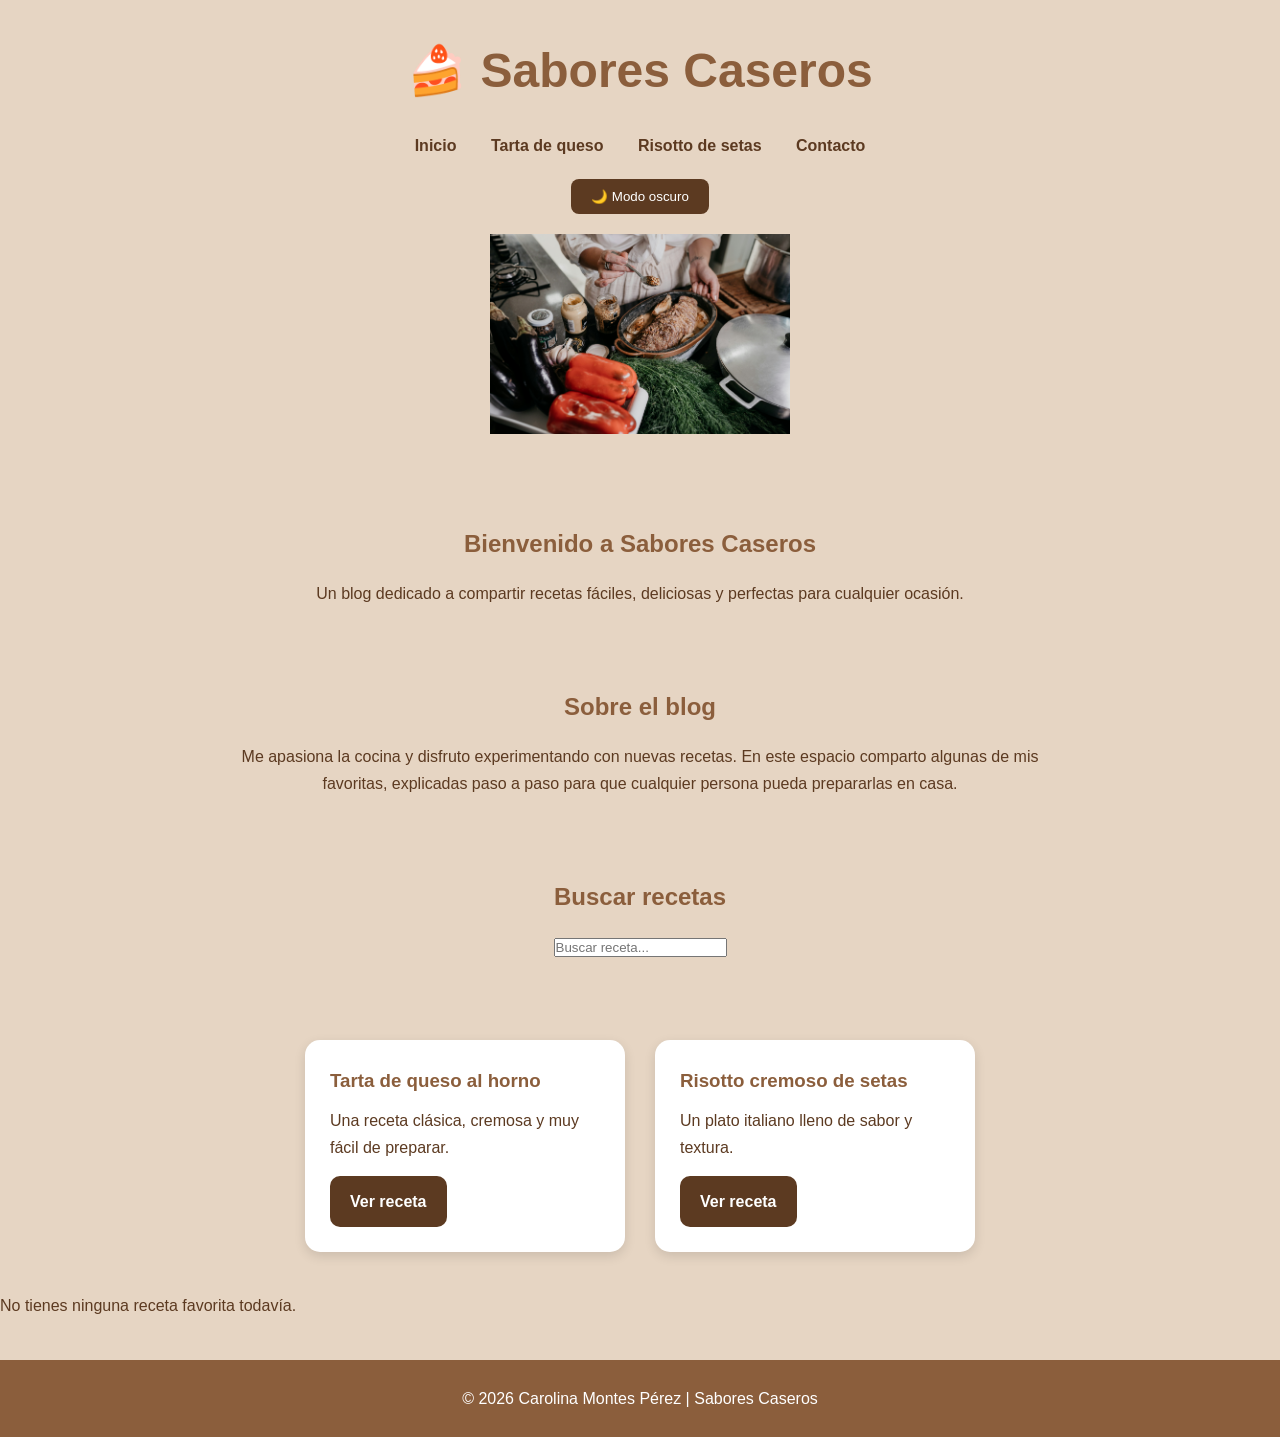
<file: index.html>
<!DOCTYPE html>
<html lang="es">

<head>
    <meta charset="UTF-8">
    <meta name="viewport" content="width=device-width, initial-scale=1.0">

    <title>Sabores Caseros</title>

    <!-- Hoja de estilos -->
    <link rel="stylesheet" href="css/styles.css">
</head>

<body>

    <header>
        <h1>🍰 Sabores Caseros</h1>

        <nav>
            <ul>
                <li><a href="index.html">Inicio</a></li>
                <li><a href="receta1.html">Tarta de queso</a></li>
                <li><a href="receta2.html">Risotto de setas</a></li>
                <li><a href="contacto.html">Contacto</a></li>
            </ul>
        </nav>

        <button id="modoOscuro">🌙 Modo oscuro</button>
      <img class="imagen-hero" src="img/hero.jpg" alt="Sabores Caseros">
    </header>

    <section class="hero">
        <h2>Bienvenido a Sabores Caseros</h2>

        <p>
            Un blog dedicado a compartir recetas fáciles,
            deliciosas y perfectas para cualquier ocasión.
        </p>
    </section>

    <section class="presentacion">
        <h2>Sobre el blog</h2>

        <p>
            Me apasiona la cocina y disfruto experimentando con nuevas recetas.
            En este espacio comparto algunas de mis favoritas, explicadas paso a paso
            para que cualquier persona pueda prepararlas en casa.
        </p>
    </section>

    <section class="busqueda">
        <h2>Buscar recetas</h2>

        <input
            type="text"
            id="buscador"
            placeholder="Buscar receta..."
        >
    </section>

    <section class="recetas">

        <div class="card">
            <h3>Tarta de queso al horno</h3>

            <p>
                Una receta clásica, cremosa y muy fácil de preparar.
            </p>

            <a href="receta1.html">Ver receta</a>
        </div>

        <div class="card">
            <h3>Risotto cremoso de setas</h3>

            <p>
                Un plato italiano lleno de sabor y textura.
            </p>

            <a href="receta2.html">Ver receta</a>
        </div>


</section>

<div id="favoritoGuardado"></div>

<footer>
    <p>© 2026 Carolina Montes Pérez | Sabores Caseros</p>
</footer>

    <!-- JavaScript -->
    <script src="js/script.js"></script>

</body>
</html>
</file>
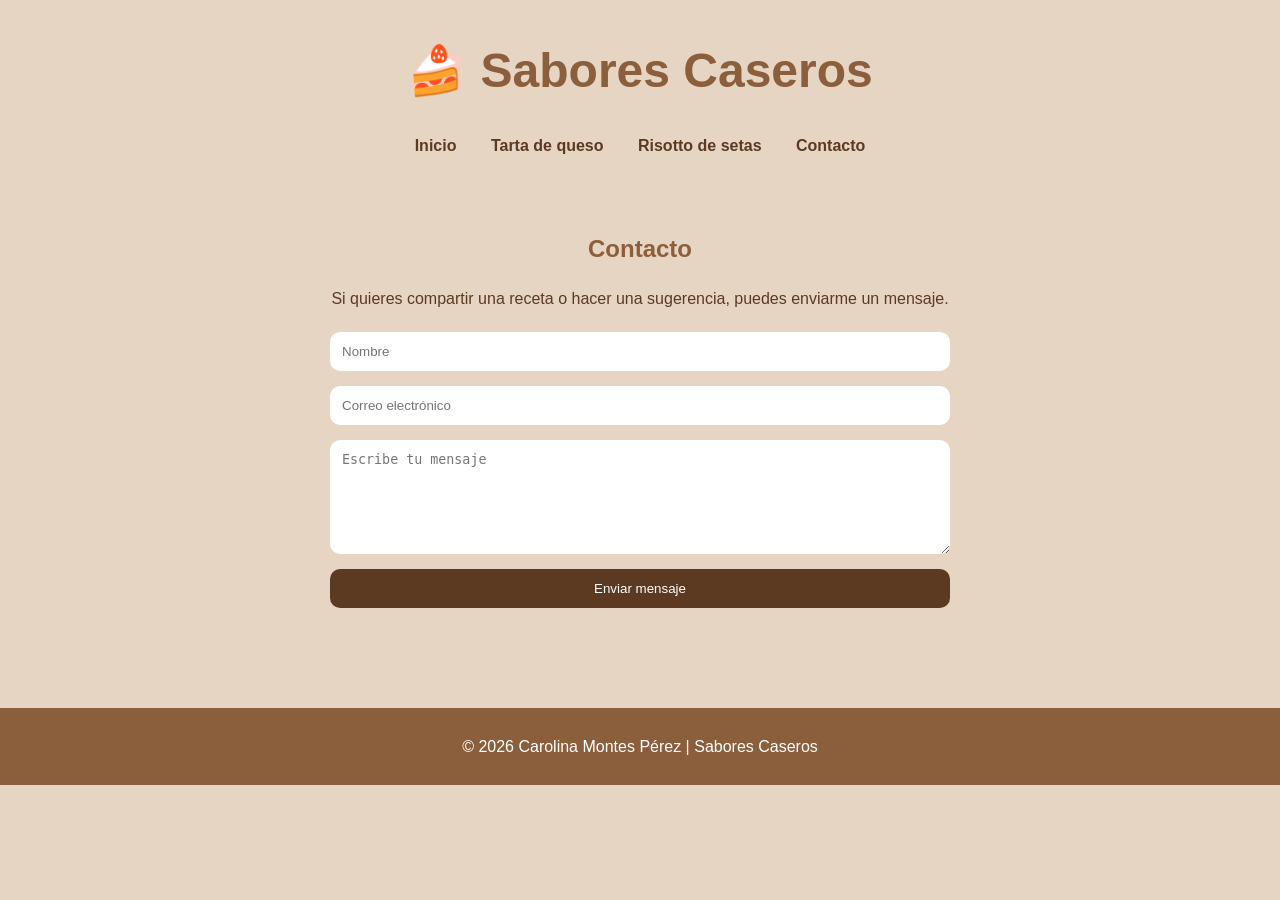
<file: contacto.html>
<!DOCTYPE html>
<html lang="es">

<head>
    <meta charset="UTF-8">
    <meta name="viewport" content="width=device-width, initial-scale=1.0">

    <title>Contacto - Sabores Caseros</title>

    <link rel="stylesheet" href="css/styles.css">
</head>

<body>

    <header>
        <h1>🍰 Sabores Caseros</h1>

        <nav>
            <ul>
                <li><a href="index.html">Inicio</a></li>
                <li><a href="receta1.html">Tarta de queso</a></li>
                <li><a href="receta2.html">Risotto de setas</a></li>
                <li><a href="contacto.html">Contacto</a></li>
            </ul>
        </nav>
    </header>

    <section class="contacto">

        <h2>Contacto</h2>

        <p>
            Si quieres compartir una receta o hacer una sugerencia,
            puedes enviarme un mensaje.
        </p>

        <form id="formularioContacto">

            <input
                type="text"
                id="nombre"
                placeholder="Nombre"
                required>

            <input
                type="email"
                id="email"
                placeholder="Correo electrónico"
                required>

            <textarea
                id="mensaje"
                placeholder="Escribe tu mensaje"
                rows="6"
                required></textarea>

            <button type="submit">
                Enviar mensaje
            </button>

        </form>

        <p id="respuesta"></p>

    </section>

    <footer>
        <p>© 2026 Carolina Montes Pérez | Sabores Caseros</p>
    </footer>

    <script src="js/script.js"></script>

</body>

</html>
</file>
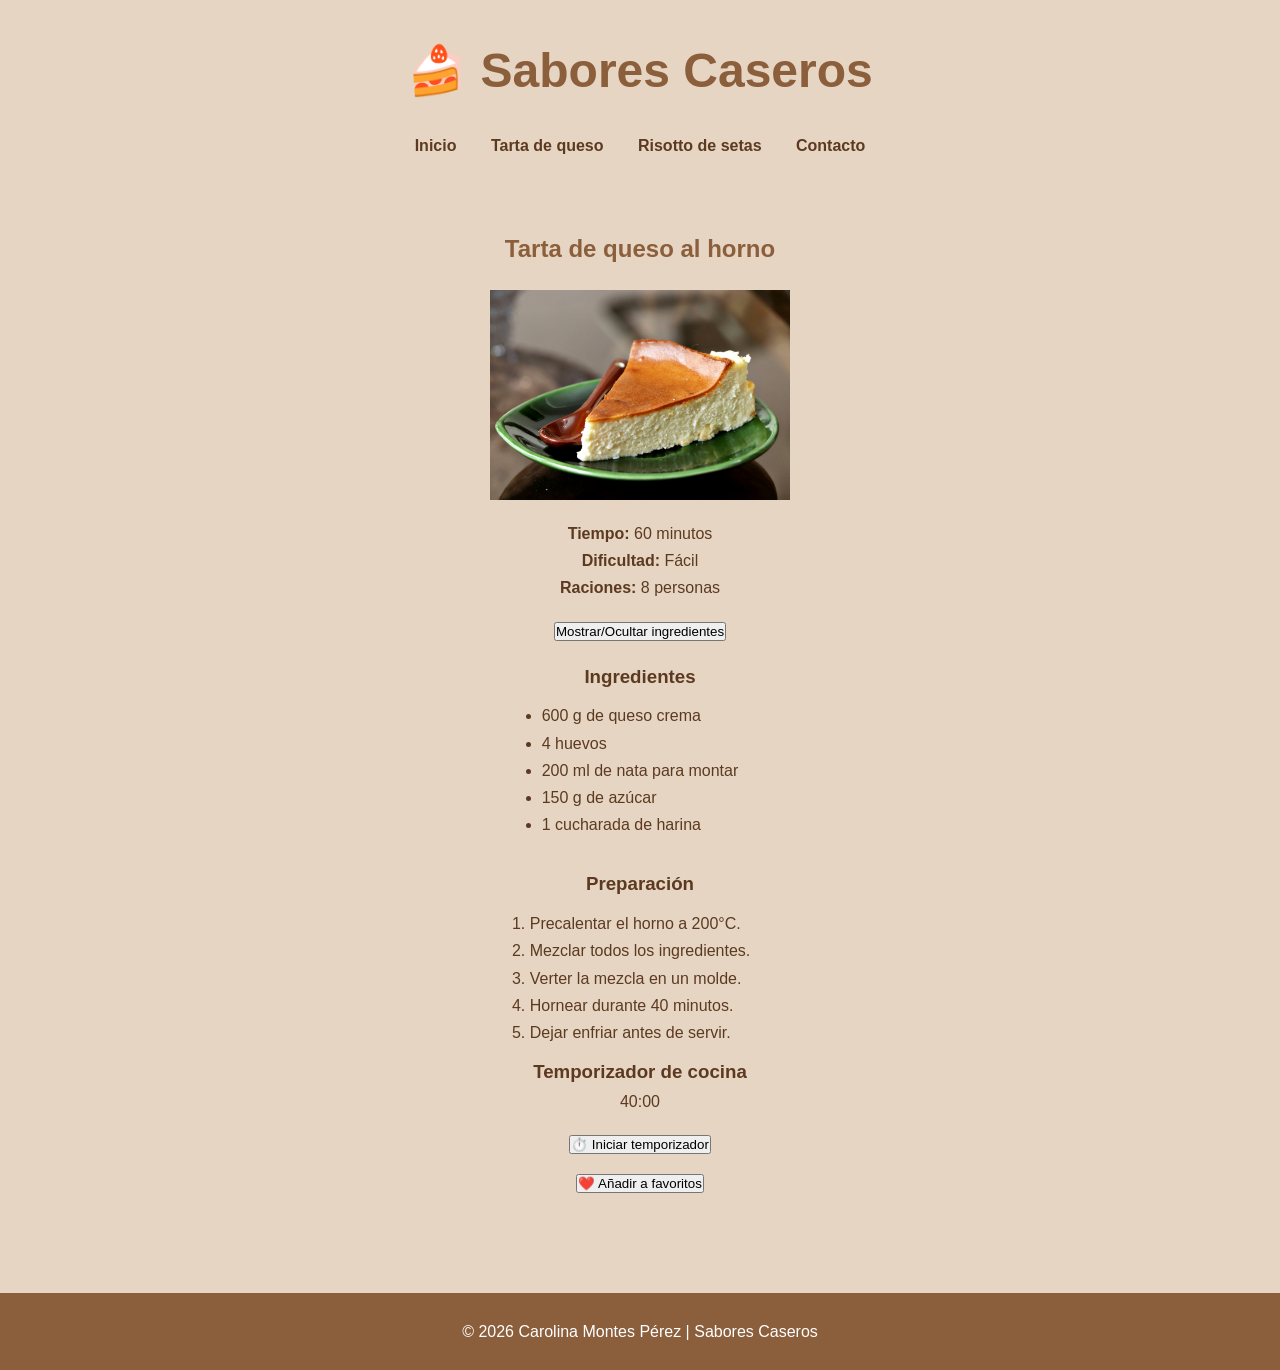
<file: receta1.html>
<!DOCTYPE html>
<html lang="es">

<head>
    <meta charset="UTF-8">
    <meta name="viewport" content="width=device-width, initial-scale=1.0">

    <title>Tarta de queso al horno</title>

    <link rel="stylesheet" href="css/styles.css">
</head>

<body>

    <header>
        <h1>🍰 Sabores Caseros</h1>

        <nav>
            <ul>
                <li><a href="index.html">Inicio</a></li>
                <li><a href="receta1.html">Tarta de queso</a></li>
                <li><a href="receta2.html">Risotto de setas</a></li>
                <li><a href="contacto.html">Contacto</a></li>
            </ul>
        </nav>
    </header>

    <section class="receta-detalle">

        <h2>Tarta de queso al horno</h2>

        <img src="img/tarta-de-queso.jpg" alt="Tarta de queso al horno">

        <div class="info-receta">
            <p><strong>Tiempo:</strong> 60 minutos</p>
            <p><strong>Dificultad:</strong> Fácil</p>
            <p><strong>Raciones:</strong> 8 personas</p>
        </div>

        <button id="mostrarIngredientes">
            Mostrar/Ocultar ingredientes
        </button>

        <div id="ingredientes">

            <h3>Ingredientes</h3>

            <ul>
                <li>600 g de queso crema</li>
                <li>4 huevos</li>
                <li>200 ml de nata para montar</li>
                <li>150 g de azúcar</li>
                <li>1 cucharada de harina</li>
            </ul>

        </div>

        <h3>Preparación</h3>

        <ol>
            <li>Precalentar el horno a 200°C.</li>
            <li>Mezclar todos los ingredientes.</li>
            <li>Verter la mezcla en un molde.</li>
            <li>Hornear durante 40 minutos.</li>
            <li>Dejar enfriar antes de servir.</li>
        </ol>


        <h3>Temporizador de cocina</h3>

            <p id="temporizador">40:00</p>

        <button id="iniciarTemporizador">
             ⏱️ Iniciar temporizador
        </button>

        <button id="favorita">
            ❤️ Añadir a favoritos
        </button>

    </section>

    <footer>
        <p>© 2026 Carolina Montes Pérez | Sabores Caseros</p>
    </footer>

    <script src="js/script.js"></script>

</body>

</html>
</file>
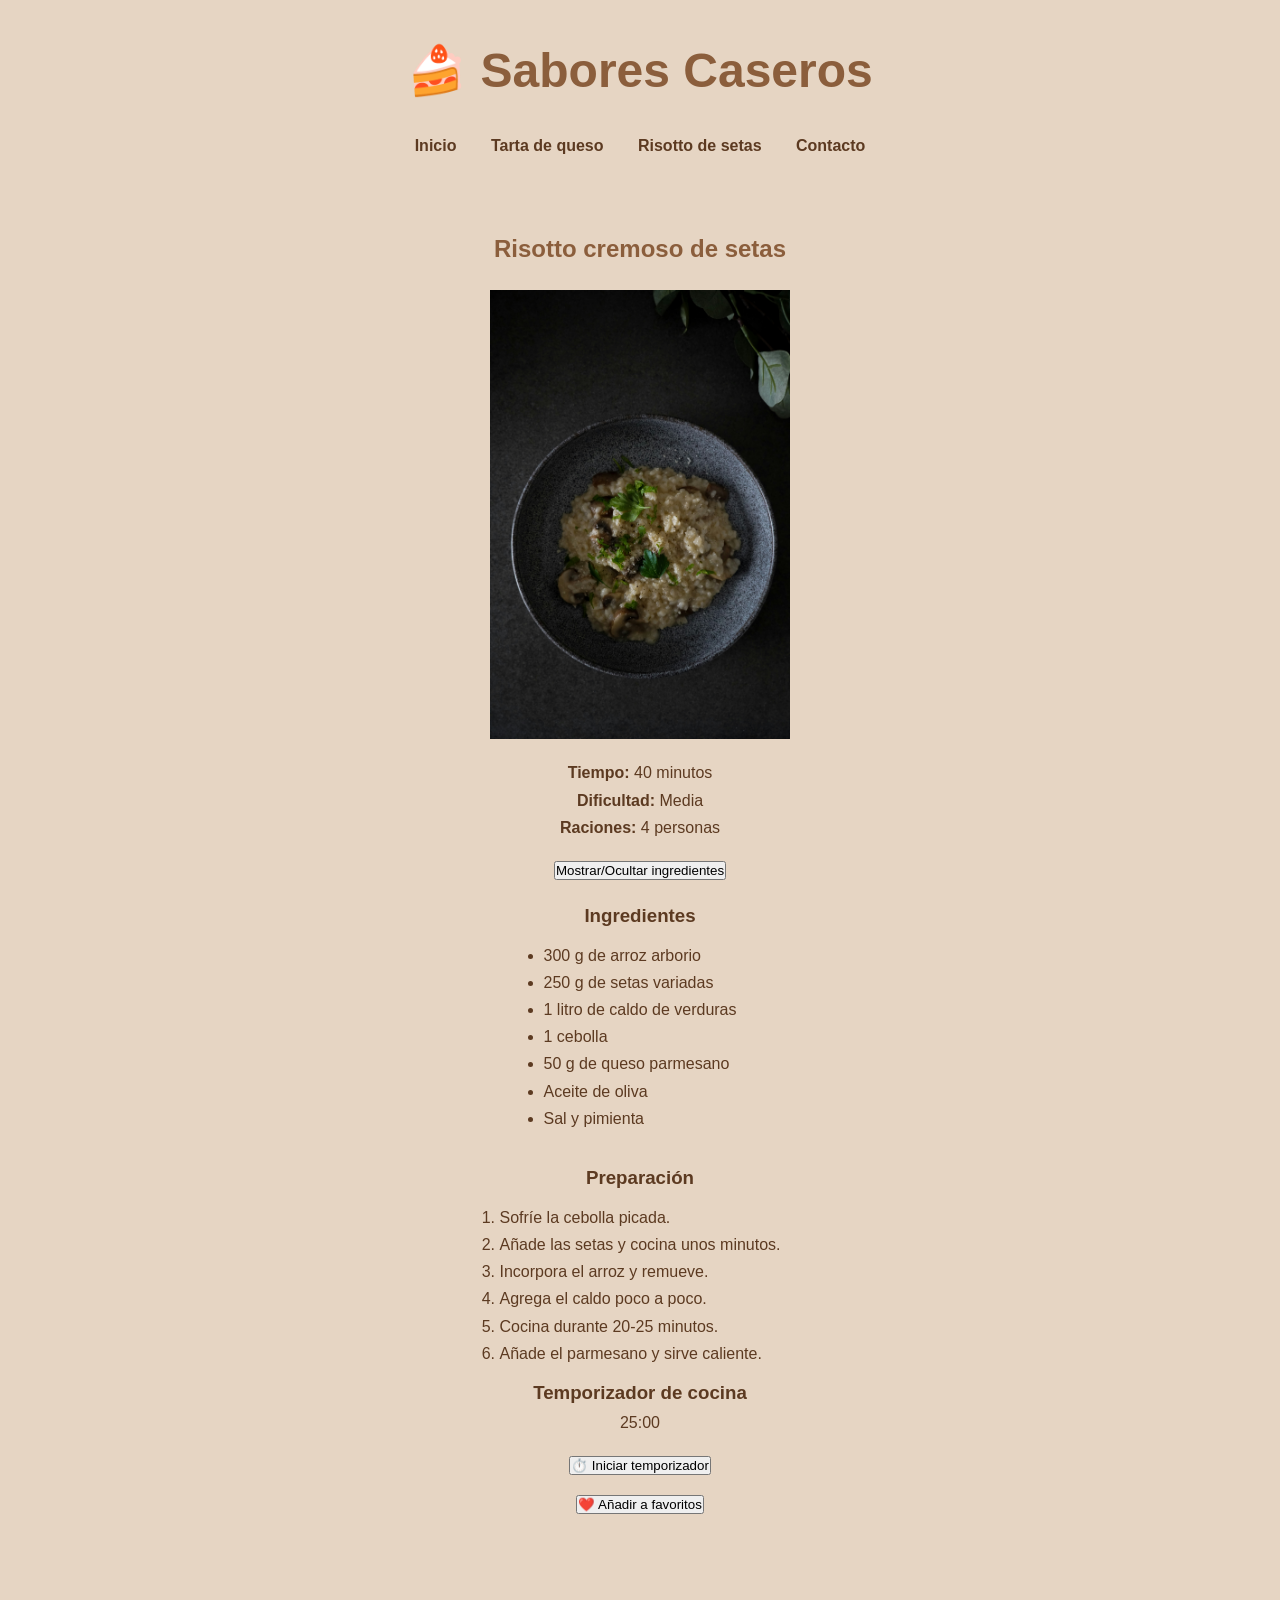
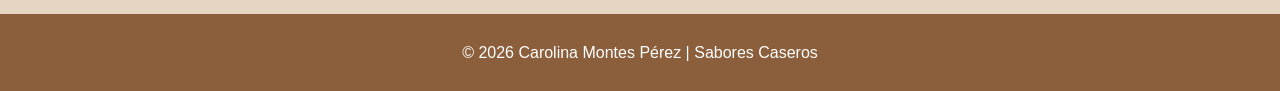
<file: receta2.html>
<!DOCTYPE html>
<html lang="es">

<head>
    <meta charset="UTF-8">
    <meta name="viewport" content="width=device-width, initial-scale=1.0">

    <title>Risotto cremoso de setas</title>

    <link rel="stylesheet" href="css/styles.css">
</head>

<body>

    <header>
        <h1>🍰 Sabores Caseros</h1>

        <nav>
            <ul>
                <li><a href="index.html">Inicio</a></li>
                <li><a href="receta1.html">Tarta de queso</a></li>
                <li><a href="receta2.html">Risotto de setas</a></li>
                <li><a href="contacto.html">Contacto</a></li>
            </ul>
        </nav>
    </header>

    <section class="receta-detalle">

        <h2>Risotto cremoso de setas</h2>

        <img src="img/risotto.jpg" alt="Risotto cremoso de setas">

        <div class="info-receta">
            <p><strong>Tiempo:</strong> 40 minutos</p>
            <p><strong>Dificultad:</strong> Media</p>
            <p><strong>Raciones:</strong> 4 personas</p>
        </div>

        <!-- Botón para mostrar ingredientes -->
        <button id="mostrarIngredientes">
            Mostrar/Ocultar ingredientes
        </button>

        <div id="ingredientes">

            <h3>Ingredientes</h3>

            <ul>
                <li>300 g de arroz arborio</li>
                <li>250 g de setas variadas</li>
                <li>1 litro de caldo de verduras</li>
                <li>1 cebolla</li>
                <li>50 g de queso parmesano</li>
                <li>Aceite de oliva</li>
                <li>Sal y pimienta</li>
            </ul>

        </div>

        <h3>Preparación</h3>

        <ol>
            <li>Sofríe la cebolla picada.</li>
            <li>Añade las setas y cocina unos minutos.</li>
            <li>Incorpora el arroz y remueve.</li>
            <li>Agrega el caldo poco a poco.</li>
            <li>Cocina durante 20-25 minutos.</li>
            <li>Añade el parmesano y sirve caliente.</li>
        </ol>

        <!-- Temporizador -->
        <h3>Temporizador de cocina</h3>

        <p id="temporizador">25:00</p>

        <button id="iniciarTemporizador">
            ⏱️ Iniciar temporizador
        </button>

        <!-- Favoritos -->
        <button id="favorita">
            ❤️ Añadir a favoritos
        </button>

    </section>

    <footer>
        <p>© 2026 Carolina Montes Pérez | Sabores Caseros</p>
    </footer>

    <script src="js/script.js"></script>

</body>

</html>
</file>
<file: css/styles.css>
* {
    margin: 0;
    padding: 0;
    box-sizing: border-box;
}

body {
    background: #E6D5C3;
    color: #5C3A21;
    font-family: 'Segoe UI', sans-serif;
    line-height: 1.7;
}

header {
    text-align: center;
    padding: 30px;
    background: #E6D5C3;
}

h1 {
    color: #8B5E3C;
    font-size: 3rem;
    margin-bottom: 20px;
}

nav ul {
    list-style: none;
}

nav li {
    display: inline-block;
    margin: 0 15px;
}

nav a {
    text-decoration: none;
    color: #5C3A21;
    font-weight: bold;
}

nav a:hover {
    color: #8B5E3C;
}

#modoOscuro {
    margin-top: 20px;
    padding: 10px 20px;
    border: none;
    background: #5C3A21;
    color: white;
    border-radius: 8px;
    cursor: pointer;
}

.hero,
.presentacion,
.busqueda {
    text-align: center;
    padding: 40px;
}

h2 {
    color: #8B5E3C;
    margin-bottom: 15px;
}

.presentacion p {
    max-width: 800px;
    margin: auto;
}

.recetas {
    display: flex;
    justify-content: center;
    gap: 30px;
    padding: 40px;
    flex-wrap: wrap;
}

.card {
    background: white;
    width: 320px;
    padding: 25px;
    border-radius: 15px;
    box-shadow: 0 4px 12px rgba(0,0,0,0.12);
    transition: 0.3s;
}

.card:hover {
    transform: translateY(-5px);
}

.card h3 {
    color: #8B5E3C;
    margin-bottom: 10px;
}

.card p {
    margin-bottom: 15px;
}

.card a {
    display: inline-block;
    background: #5C3A21;
    color: white;
    padding: 12px 20px;
    border-radius: 10px;
    text-decoration: none;
    font-weight: bold;
}

.card a:hover {
    background: #3E2717;
}

footer {
    text-align: center;
    padding: 25px;
    background: #8B5E3C;
    color: white;
    margin-top: 40px;
}

.imagen-hero {
    width: 300px;
    height: auto;
    display: block;
    margin: 20px auto;
}

.imagen-tarta-de-queso {
    width: 400px;
    height: auto;
    display: block;
    margin: 20px auto;
}

.receta-detalle {
    text-align: center;
    padding: 40px;
}

.receta-detalle img {
    width: 300px;
    height: auto;
    display: block;
    margin: 20px auto;
}

.info-receta {
    margin: 20px auto;
}

#ingredientes {
    margin: 20px auto;
}

#ingredientes ul,
.receta-detalle ol {
    display: inline-block;
    text-align: left;
    margin: 10px auto;
}

.receta-detalle button {
    display: block;
    margin: 20px auto;
}

.contacto {
    max-width: 700px;
    margin: auto;
    padding: 40px;
    text-align: center;
}

.contacto form {
    display: flex;
    flex-direction: column;
    gap: 15px;
    margin-top: 20px;
}

.contacto input,
.contacto textarea {
    padding: 12px;
    border: none;
    border-radius: 10px;
}

.contacto button {
    background: #5C3A21;
    color: white;
    border: none;
    padding: 12px;
    border-radius: 10px;
    cursor: pointer;
}

.contacto button:hover {
    background: #3E2717;
}

#respuesta {
    margin-top: 20px;
    font-weight: bold;
    color: #2e7d32;
}
.dark{
    background:#1F1F1F;
    color:white;
}

.dark header{
    background:#1F1F1F;
}

.dark .hero,
.dark .presentacion,
.dark .busqueda,
.dark .contacto,
.dark .receta-detalle{
    background:#1F1F1F;
}

.dark h1,
.dark h2,
.dark h3{
    color:#D7A86E;
}

.dark p,
.dark li,
.dark strong{
    color:white;
}

.dark .card{
    background:#2E2E2E;
    color:white;
}

.dark .info-receta{
    background:#2E2E2E;
}

.dark nav a{
    color:white;
}

.dark nav a:hover{
    color:#D7A86E;
}

.dark footer{
    background:#111111;
    color:white;
}

@media(max-width:768px) {
    .recetas {
        flex-direction: column;
        align-items: center;
    }
}
</file>
